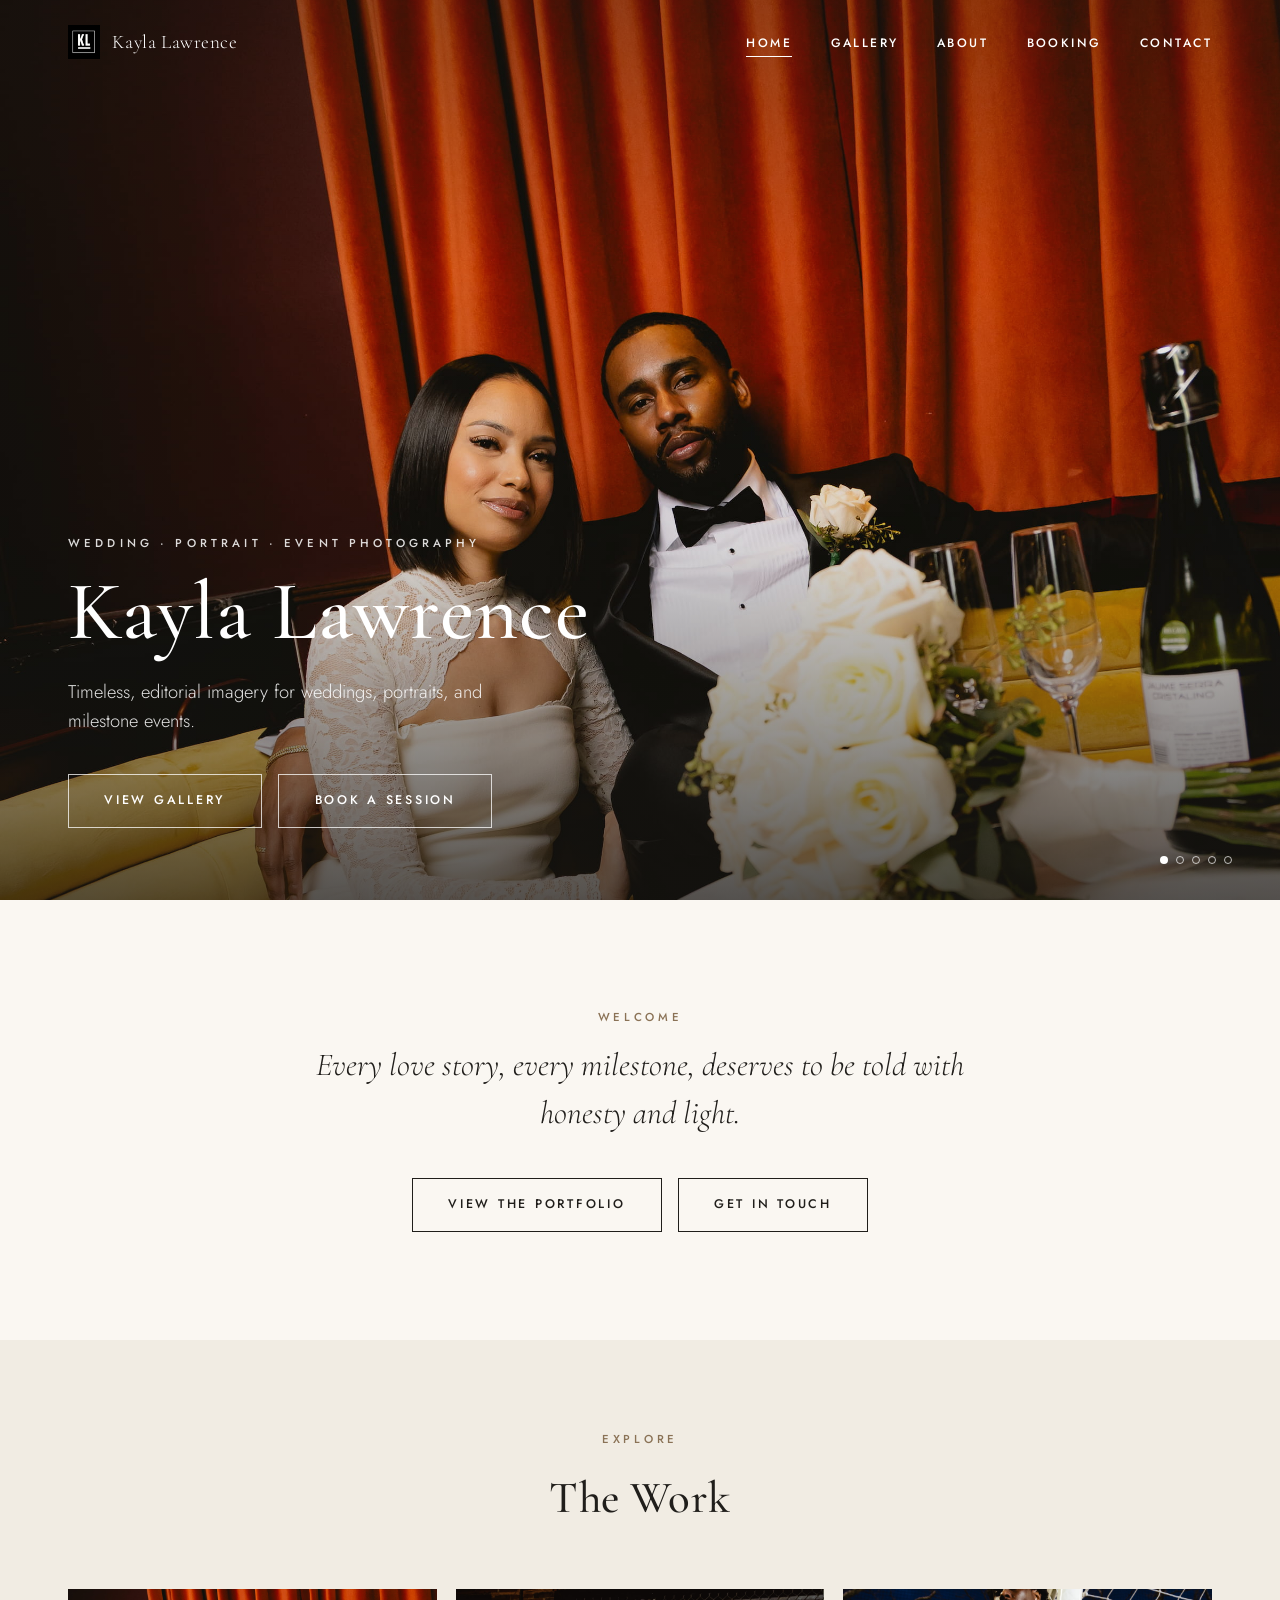
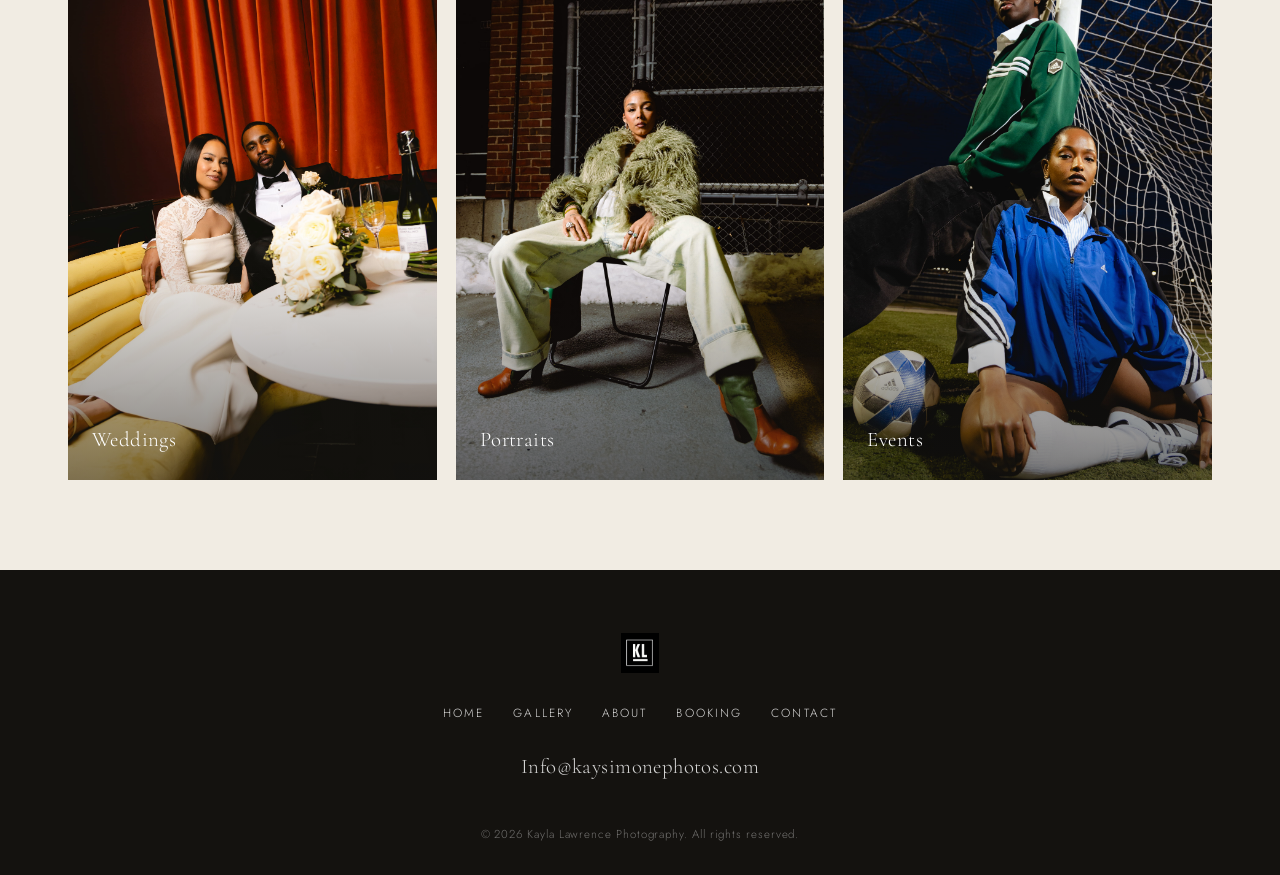
<file: index.html>
<!doctype html>
<html lang="en">
<head>
<meta charset="UTF-8">
<meta name="viewport" content="width=device-width, initial-scale=1">
<title>Kayla Lawrence Photography | Wedding, Portrait &amp; Event Photographer</title>
<meta name="description" content="Kayla Lawrence Photography — editorial wedding, portrait, and event photography. View the portfolio and book a session.">
<link rel="icon" href="images/logo/KL.png">
<link rel="preconnect" href="https://fonts.googleapis.com">
<link rel="preconnect" href="https://fonts.gstatic.com" crossorigin>
<link href="https://fonts.googleapis.com/css2?family=Cormorant+Garamond:ital,wght@0,400;0,500;0,600;1,500&family=Jost:wght@300;400;500;600&display=swap" rel="stylesheet">
<link rel="stylesheet" href="css/style.css">
</head>
<body class="has-transparent-nav">

<nav class="site-nav is-transparent" aria-label="Primary">
  <div class="container">
    <a href="index.html" class="nav-logo">
      <img src="images/logo/KL.png" alt="Kayla Lawrence Photography logo">
      <span class="nav-wordmark">Kayla Lawrence</span>
    </a>
    <ul class="nav-links">
      <li><a href="index.html" class="is-active">Home</a></li>
      <li><a href="gallery.html">Gallery</a></li>
      <li><a href="about.html">About</a></li>
      <li><a href="booking.html">Booking</a></li>
      <li><a href="contact.html">Contact</a></li>
    </ul>
    <button class="nav-toggle" aria-label="Open menu" aria-expanded="false">
      <span></span><span></span><span></span>
    </button>
  </div>
</nav>

<div class="mobile-menu">
  <a href="index.html">Home</a>
  <a href="gallery.html">Gallery</a>
  <a href="about.html">About</a>
  <a href="booking.html">Booking</a>
  <a href="contact.html">Contact</a>
  <a class="mobile-email" href="mailto:Info@kaysimonephotos.com">Info@kaysimonephotos.com</a>
</div>

<header class="hero">
  <div class="hero-slides">
    <div class="hero-slide is-active">
      <img src="images/portfolio/weddings/527A9559-3.jpg" alt="Bride and groom seated together at their wedding reception" fetchpriority="high">
    </div>
    <div class="hero-slide">
      <img src="images/portfolio/portraits/7Z6A9028-3.jpg" alt="Black and white studio portrait">
    </div>
    <div class="hero-slide">
      <img src="images/portfolio/weddings/527A8980.jpg" alt="Couple in formal attire seated together">
    </div>
    <div class="hero-slide">
      <img src="images/portfolio/portraits/527A6550.jpg" alt="Editorial portrait of a woman seated outdoors">
    </div>
    <div class="hero-slide">
      <img src="images/portfolio/portraits/527A4218.jpg" alt="Editorial portrait of two people on a sports field at night">
    </div>
  </div>
  <div class="hero-overlay"></div>
  <div class="hero-content">
    <span class="hero-eyebrow">Wedding &middot; Portrait &middot; Event Photography</span>
    <h1 class="hero-title">Kayla Lawrence</h1>
    <p class="hero-tagline">Timeless, editorial imagery for weddings, portraits, and milestone events.</p>
    <div class="hero-actions">
      <a href="gallery.html" class="btn btn-light">View Gallery</a>
      <a href="booking.html" class="btn btn-light">Book a Session</a>
    </div>
  </div>
  <div class="hero-dots">
    <button class="is-active" aria-label="Slide 1"></button>
    <button aria-label="Slide 2"></button>
    <button aria-label="Slide 3"></button>
    <button aria-label="Slide 4"></button>
    <button aria-label="Slide 5"></button>
  </div>
</header>

<main>

  <section class="intro-section">
    <div class="container">
      <span class="eyebrow">Welcome</span>
      <p class="intro-line">Every love story, every milestone, deserves to be told with honesty and light.</p>
      <div class="intro-actions">
        <a href="gallery.html" class="btn btn-dark">View the Portfolio</a>
        <a href="contact.html" class="btn btn-dark">Get in Touch</a>
      </div>
    </div>
  </section>

  <section class="section section-alt">
    <div class="container">
      <div class="section-heading">
        <span class="eyebrow">Explore</span>
        <h2>The Work</h2>
      </div>
      <div class="category-grid">
        <a href="gallery.html#weddings" class="category-card">
          <img src="images/portfolio/weddings/527A9559-3.jpg" alt="Weddings portfolio preview" loading="lazy">
          <span class="category-label">Weddings</span>
        </a>
        <a href="gallery.html#portraits" class="category-card">
          <img src="images/portfolio/portraits/527A6550.jpg" alt="Portraits portfolio preview" loading="lazy">
          <span class="category-label">Portraits</span>
        </a>
        <a href="gallery.html#events" class="category-card">
          <img src="images/portfolio/portraits/527A4218.jpg" alt="Events portfolio preview" loading="lazy">
          <span class="category-label">Events</span>
        </a>
      </div>
    </div>
  </section>

</main>

<footer class="site-footer">
  <div class="container footer-inner">
    <a href="index.html" class="footer-logo"><img src="images/logo/KL.png" alt="Kayla Lawrence Photography logo"></a>
    <ul class="footer-links">
      <li><a href="index.html">Home</a></li>
      <li><a href="gallery.html">Gallery</a></li>
      <li><a href="about.html">About</a></li>
      <li><a href="booking.html">Booking</a></li>
      <li><a href="contact.html">Contact</a></li>
    </ul>
    <p class="footer-email"><a href="mailto:Info@kaysimonephotos.com">Info@kaysimonephotos.com</a></p>
    <p class="footer-copy">&copy; 2026 Kayla Lawrence Photography. All rights reserved.</p>
  </div>
</footer>

<script src="js/main.js"></script>
</body>
</html>
</file>
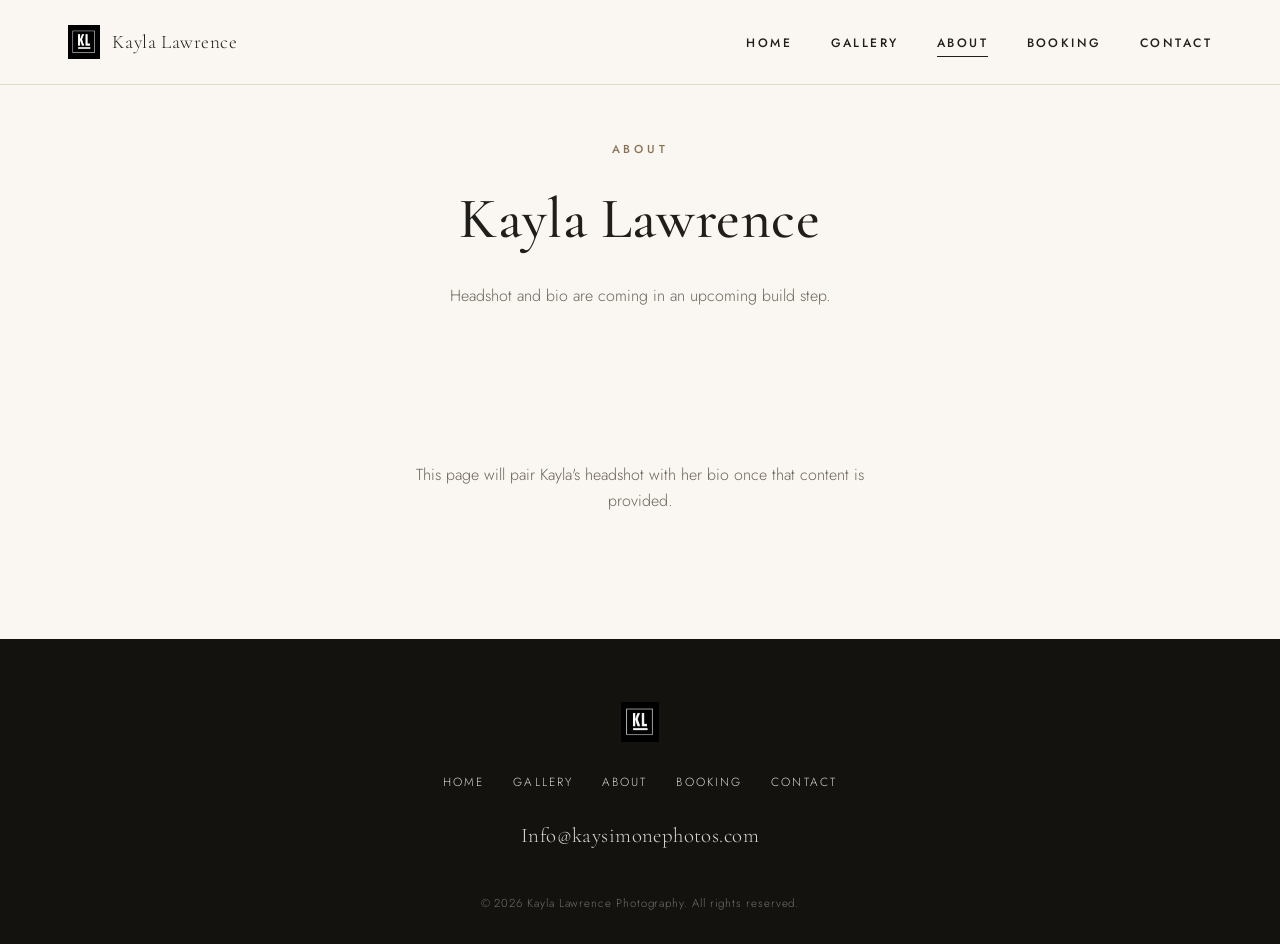
<file: about.html>
<!doctype html>
<html lang="en">
<head>
<meta charset="UTF-8">
<meta name="viewport" content="width=device-width, initial-scale=1">
<title>About | Kayla Lawrence Photography</title>
<meta name="description" content="Meet Kayla Lawrence — wedding, portrait, and event photographer.">
<link rel="icon" href="images/logo/KL.png">
<link rel="preconnect" href="https://fonts.googleapis.com">
<link rel="preconnect" href="https://fonts.gstatic.com" crossorigin>
<link href="https://fonts.googleapis.com/css2?family=Cormorant+Garamond:ital,wght@0,400;0,500;0,600;1,500&family=Jost:wght@300;400;500;600&display=swap" rel="stylesheet">
<link rel="stylesheet" href="css/style.css">
</head>
<body>

<nav class="site-nav" aria-label="Primary">
  <div class="container">
    <a href="index.html" class="nav-logo">
      <img src="images/logo/KL.png" alt="Kayla Lawrence Photography logo">
      <span class="nav-wordmark">Kayla Lawrence</span>
    </a>
    <ul class="nav-links">
      <li><a href="index.html">Home</a></li>
      <li><a href="gallery.html">Gallery</a></li>
      <li><a href="about.html" class="is-active">About</a></li>
      <li><a href="booking.html">Booking</a></li>
      <li><a href="contact.html">Contact</a></li>
    </ul>
    <button class="nav-toggle" aria-label="Open menu" aria-expanded="false">
      <span></span><span></span><span></span>
    </button>
  </div>
</nav>

<div class="mobile-menu">
  <a href="index.html">Home</a>
  <a href="gallery.html">Gallery</a>
  <a href="about.html">About</a>
  <a href="booking.html">Booking</a>
  <a href="contact.html">Contact</a>
  <a class="mobile-email" href="mailto:Info@kaysimonephotos.com">Info@kaysimonephotos.com</a>
</div>

<main>
  <header class="page-header">
    <div class="container">
      <span class="eyebrow">About</span>
      <h1>Kayla Lawrence</h1>
      <p>Headshot and bio are coming in an upcoming build step.</p>
    </div>
  </header>

  <section class="coming-soon">
    <div class="container">
      <p>This page will pair Kayla's headshot with her bio once that content is provided.</p>
    </div>
  </section>
</main>

<footer class="site-footer">
  <div class="container footer-inner">
    <a href="index.html" class="footer-logo"><img src="images/logo/KL.png" alt="Kayla Lawrence Photography logo"></a>
    <ul class="footer-links">
      <li><a href="index.html">Home</a></li>
      <li><a href="gallery.html">Gallery</a></li>
      <li><a href="about.html">About</a></li>
      <li><a href="booking.html">Booking</a></li>
      <li><a href="contact.html">Contact</a></li>
    </ul>
    <p class="footer-email"><a href="mailto:Info@kaysimonephotos.com">Info@kaysimonephotos.com</a></p>
    <p class="footer-copy">&copy; 2026 Kayla Lawrence Photography. All rights reserved.</p>
  </div>
</footer>

<script src="js/main.js"></script>
</body>
</html>
</file>
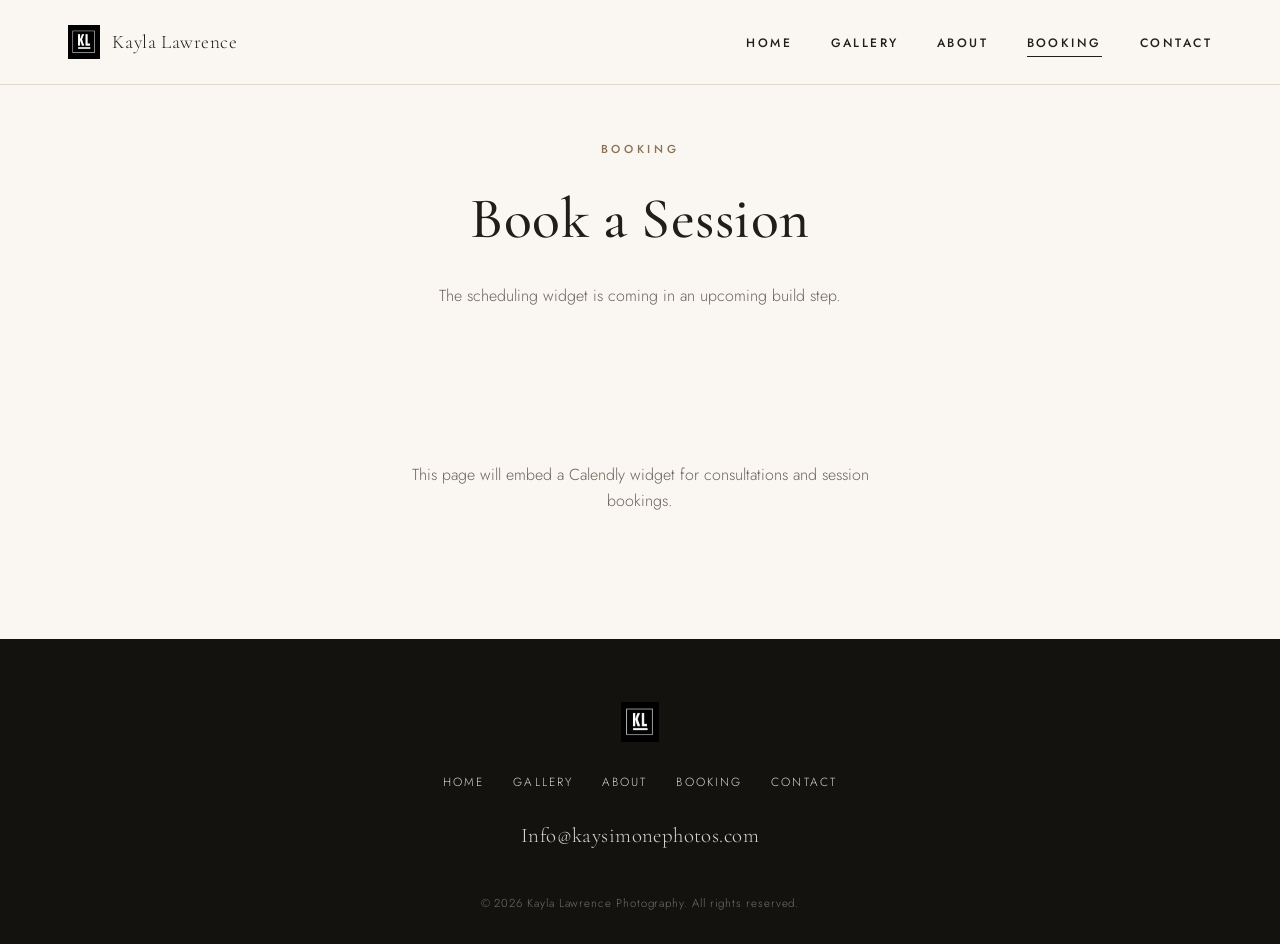
<file: booking.html>
<!doctype html>
<html lang="en">
<head>
<meta charset="UTF-8">
<meta name="viewport" content="width=device-width, initial-scale=1">
<title>Booking | Kayla Lawrence Photography</title>
<meta name="description" content="Book a consultation or session with Kayla Lawrence Photography.">
<link rel="icon" href="images/logo/KL.png">
<link rel="preconnect" href="https://fonts.googleapis.com">
<link rel="preconnect" href="https://fonts.gstatic.com" crossorigin>
<link href="https://fonts.googleapis.com/css2?family=Cormorant+Garamond:ital,wght@0,400;0,500;0,600;1,500&family=Jost:wght@300;400;500;600&display=swap" rel="stylesheet">
<link rel="stylesheet" href="css/style.css">
</head>
<body>

<nav class="site-nav" aria-label="Primary">
  <div class="container">
    <a href="index.html" class="nav-logo">
      <img src="images/logo/KL.png" alt="Kayla Lawrence Photography logo">
      <span class="nav-wordmark">Kayla Lawrence</span>
    </a>
    <ul class="nav-links">
      <li><a href="index.html">Home</a></li>
      <li><a href="gallery.html">Gallery</a></li>
      <li><a href="about.html">About</a></li>
      <li><a href="booking.html" class="is-active">Booking</a></li>
      <li><a href="contact.html">Contact</a></li>
    </ul>
    <button class="nav-toggle" aria-label="Open menu" aria-expanded="false">
      <span></span><span></span><span></span>
    </button>
  </div>
</nav>

<div class="mobile-menu">
  <a href="index.html">Home</a>
  <a href="gallery.html">Gallery</a>
  <a href="about.html">About</a>
  <a href="booking.html">Booking</a>
  <a href="contact.html">Contact</a>
  <a class="mobile-email" href="mailto:Info@kaysimonephotos.com">Info@kaysimonephotos.com</a>
</div>

<main>
  <header class="page-header">
    <div class="container">
      <span class="eyebrow">Booking</span>
      <h1>Book a Session</h1>
      <p>The scheduling widget is coming in an upcoming build step.</p>
    </div>
  </header>

  <section class="coming-soon">
    <div class="container">
      <p>This page will embed a Calendly widget for consultations and session bookings.</p>
    </div>
  </section>
</main>

<footer class="site-footer">
  <div class="container footer-inner">
    <a href="index.html" class="footer-logo"><img src="images/logo/KL.png" alt="Kayla Lawrence Photography logo"></a>
    <ul class="footer-links">
      <li><a href="index.html">Home</a></li>
      <li><a href="gallery.html">Gallery</a></li>
      <li><a href="about.html">About</a></li>
      <li><a href="booking.html">Booking</a></li>
      <li><a href="contact.html">Contact</a></li>
    </ul>
    <p class="footer-email"><a href="mailto:Info@kaysimonephotos.com">Info@kaysimonephotos.com</a></p>
    <p class="footer-copy">&copy; 2026 Kayla Lawrence Photography. All rights reserved.</p>
  </div>
</footer>

<script src="js/main.js"></script>
</body>
</html>
</file>
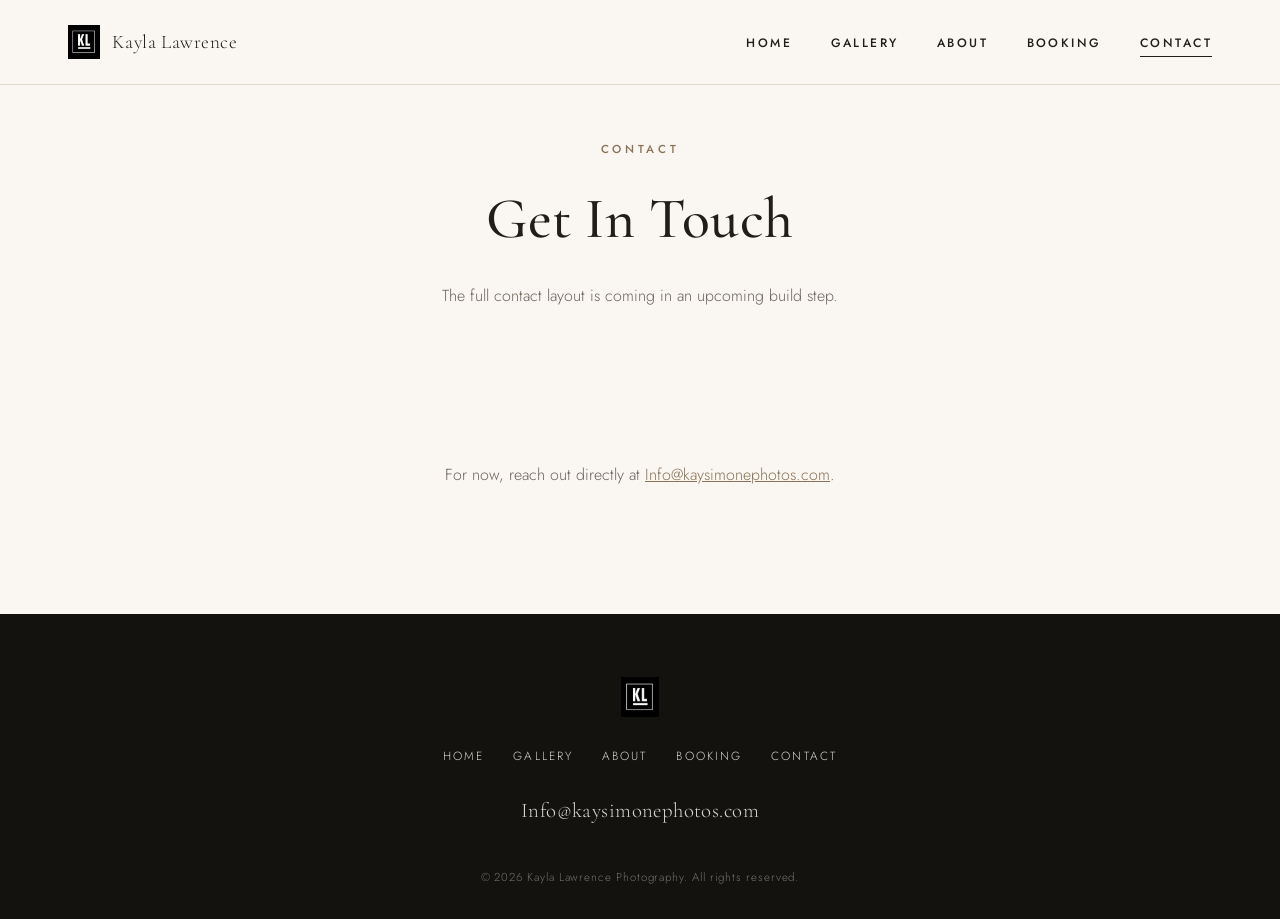
<file: contact.html>
<!doctype html>
<html lang="en">
<head>
<meta charset="UTF-8">
<meta name="viewport" content="width=device-width, initial-scale=1">
<title>Contact | Kayla Lawrence Photography</title>
<meta name="description" content="Get in touch with Kayla Lawrence Photography.">
<link rel="icon" href="images/logo/KL.png">
<link rel="preconnect" href="https://fonts.googleapis.com">
<link rel="preconnect" href="https://fonts.gstatic.com" crossorigin>
<link href="https://fonts.googleapis.com/css2?family=Cormorant+Garamond:ital,wght@0,400;0,500;0,600;1,500&family=Jost:wght@300;400;500;600&display=swap" rel="stylesheet">
<link rel="stylesheet" href="css/style.css">
</head>
<body>

<nav class="site-nav" aria-label="Primary">
  <div class="container">
    <a href="index.html" class="nav-logo">
      <img src="images/logo/KL.png" alt="Kayla Lawrence Photography logo">
      <span class="nav-wordmark">Kayla Lawrence</span>
    </a>
    <ul class="nav-links">
      <li><a href="index.html">Home</a></li>
      <li><a href="gallery.html">Gallery</a></li>
      <li><a href="about.html">About</a></li>
      <li><a href="booking.html">Booking</a></li>
      <li><a href="contact.html" class="is-active">Contact</a></li>
    </ul>
    <button class="nav-toggle" aria-label="Open menu" aria-expanded="false">
      <span></span><span></span><span></span>
    </button>
  </div>
</nav>

<div class="mobile-menu">
  <a href="index.html">Home</a>
  <a href="gallery.html">Gallery</a>
  <a href="about.html">About</a>
  <a href="booking.html">Booking</a>
  <a href="contact.html">Contact</a>
  <a class="mobile-email" href="mailto:Info@kaysimonephotos.com">Info@kaysimonephotos.com</a>
</div>

<main>
  <header class="page-header">
    <div class="container">
      <span class="eyebrow">Contact</span>
      <h1>Get In Touch</h1>
      <p>The full contact layout is coming in an upcoming build step.</p>
    </div>
  </header>

  <section class="coming-soon">
    <div class="container">
      <p>For now, reach out directly at
        <a href="mailto:Info@kaysimonephotos.com" style="color: var(--color-accent); text-decoration: underline;">Info@kaysimonephotos.com</a>.
      </p>
    </div>
  </section>
</main>

<footer class="site-footer">
  <div class="container footer-inner">
    <a href="index.html" class="footer-logo"><img src="images/logo/KL.png" alt="Kayla Lawrence Photography logo"></a>
    <ul class="footer-links">
      <li><a href="index.html">Home</a></li>
      <li><a href="gallery.html">Gallery</a></li>
      <li><a href="about.html">About</a></li>
      <li><a href="booking.html">Booking</a></li>
      <li><a href="contact.html">Contact</a></li>
    </ul>
    <p class="footer-email"><a href="mailto:Info@kaysimonephotos.com">Info@kaysimonephotos.com</a></p>
    <p class="footer-copy">&copy; 2026 Kayla Lawrence Photography. All rights reserved.</p>
  </div>
</footer>

<script src="js/main.js"></script>
</body>
</html>
</file>
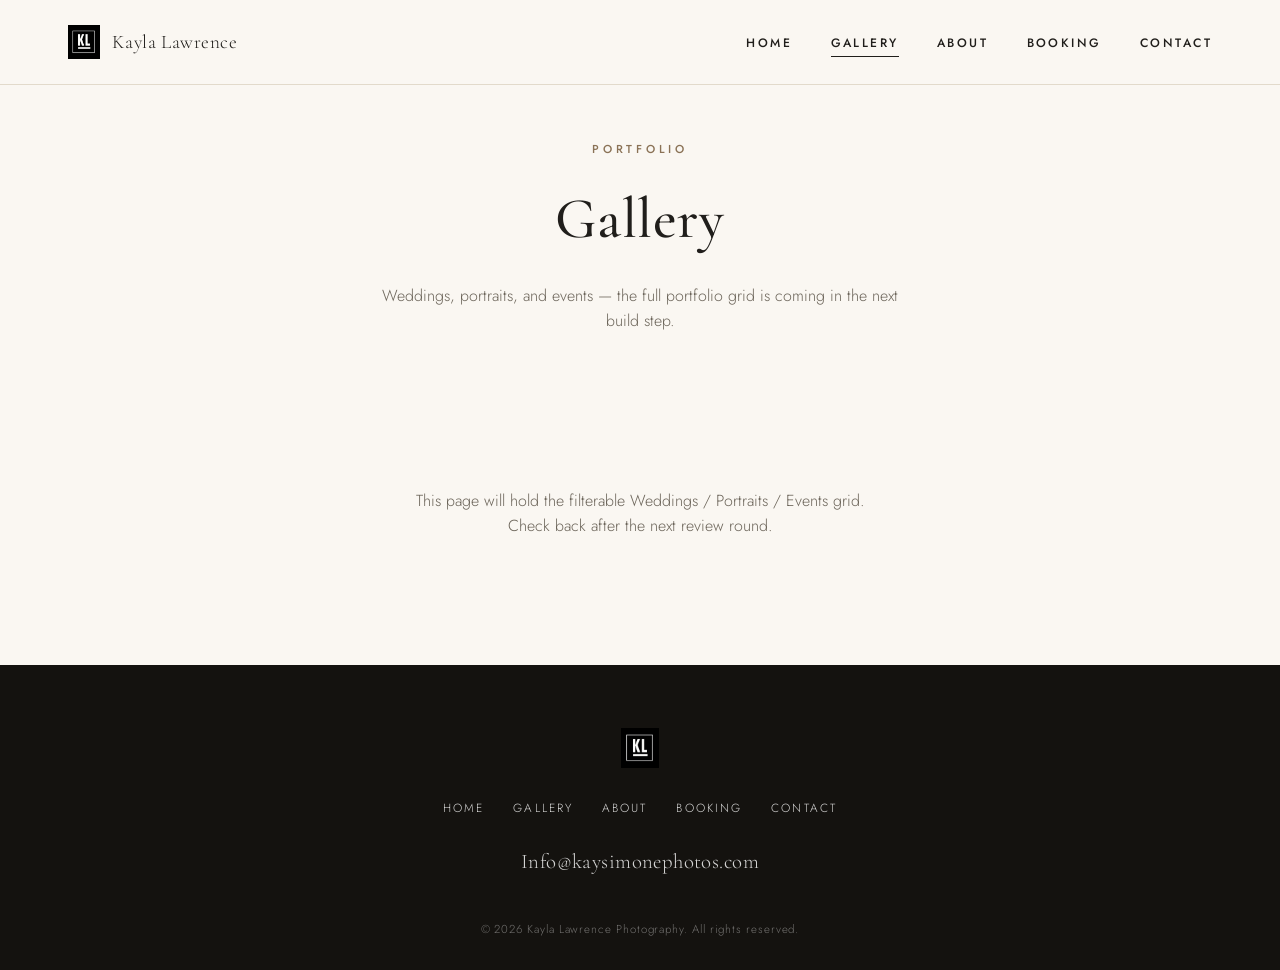
<file: gallery.html>
<!doctype html>
<html lang="en">
<head>
<meta charset="UTF-8">
<meta name="viewport" content="width=device-width, initial-scale=1">
<title>Gallery | Kayla Lawrence Photography</title>
<meta name="description" content="Browse the Kayla Lawrence Photography portfolio — weddings, portraits, and events.">
<link rel="icon" href="images/logo/KL.png">
<link rel="preconnect" href="https://fonts.googleapis.com">
<link rel="preconnect" href="https://fonts.gstatic.com" crossorigin>
<link href="https://fonts.googleapis.com/css2?family=Cormorant+Garamond:ital,wght@0,400;0,500;0,600;1,500&family=Jost:wght@300;400;500;600&display=swap" rel="stylesheet">
<link rel="stylesheet" href="css/style.css">
</head>
<body>

<nav class="site-nav" aria-label="Primary">
  <div class="container">
    <a href="index.html" class="nav-logo">
      <img src="images/logo/KL.png" alt="Kayla Lawrence Photography logo">
      <span class="nav-wordmark">Kayla Lawrence</span>
    </a>
    <ul class="nav-links">
      <li><a href="index.html">Home</a></li>
      <li><a href="gallery.html" class="is-active">Gallery</a></li>
      <li><a href="about.html">About</a></li>
      <li><a href="booking.html">Booking</a></li>
      <li><a href="contact.html">Contact</a></li>
    </ul>
    <button class="nav-toggle" aria-label="Open menu" aria-expanded="false">
      <span></span><span></span><span></span>
    </button>
  </div>
</nav>

<div class="mobile-menu">
  <a href="index.html">Home</a>
  <a href="gallery.html">Gallery</a>
  <a href="about.html">About</a>
  <a href="booking.html">Booking</a>
  <a href="contact.html">Contact</a>
  <a class="mobile-email" href="mailto:Info@kaysimonephotos.com">Info@kaysimonephotos.com</a>
</div>

<main>
  <header class="page-header">
    <div class="container">
      <span class="eyebrow">Portfolio</span>
      <h1>Gallery</h1>
      <p>Weddings, portraits, and events — the full portfolio grid is coming in the next build step.</p>
    </div>
  </header>

  <section class="coming-soon">
    <div class="container">
      <p>This page will hold the filterable Weddings / Portraits / Events grid. Check back after the next review round.</p>
    </div>
  </section>
</main>

<footer class="site-footer">
  <div class="container footer-inner">
    <a href="index.html" class="footer-logo"><img src="images/logo/KL.png" alt="Kayla Lawrence Photography logo"></a>
    <ul class="footer-links">
      <li><a href="index.html">Home</a></li>
      <li><a href="gallery.html">Gallery</a></li>
      <li><a href="about.html">About</a></li>
      <li><a href="booking.html">Booking</a></li>
      <li><a href="contact.html">Contact</a></li>
    </ul>
    <p class="footer-email"><a href="mailto:Info@kaysimonephotos.com">Info@kaysimonephotos.com</a></p>
    <p class="footer-copy">&copy; 2026 Kayla Lawrence Photography. All rights reserved.</p>
  </div>
</footer>

<script src="js/main.js"></script>
</body>
</html>
</file>
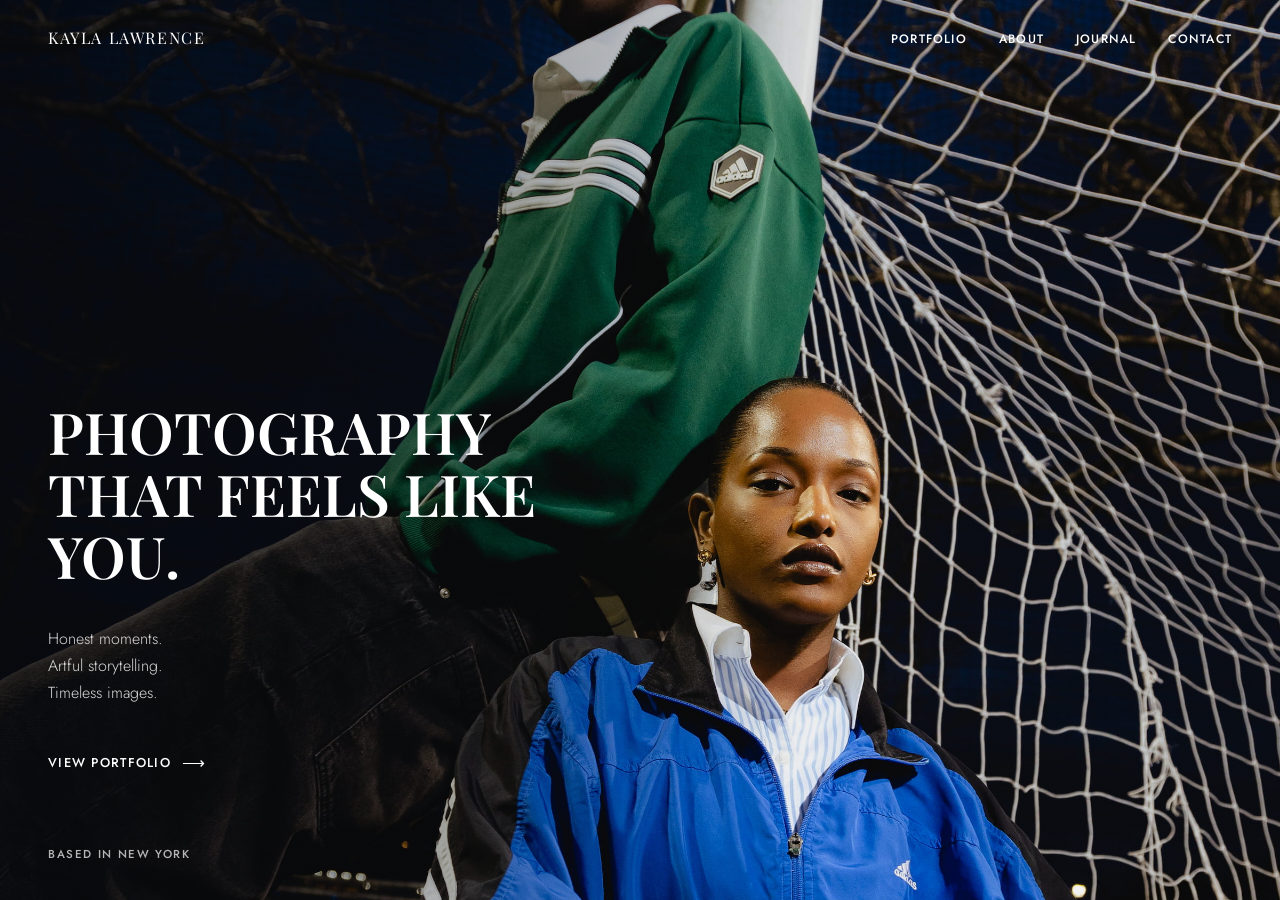
<file: concepts/d1-feels-like-you.html>
<!doctype html>
<html lang="en">
<head>
<meta charset="UTF-8">
<meta name="viewport" content="width=device-width, initial-scale=1">
<title>D1 — Feels Like You</title>
<link rel="preconnect" href="https://fonts.googleapis.com">
<link rel="preconnect" href="https://fonts.gstatic.com" crossorigin>
<link href="https://fonts.googleapis.com/css2?family=Playfair+Display:wght@500;600&family=Jost:wght@300;400;500&display=swap" rel="stylesheet">
<style>
  :root{--serif:'Playfair Display',serif;--sans:'Jost',sans-serif;}
  *{box-sizing:border-box;}
  body{margin:0;background:#000;color:#fff;font-family:var(--sans);font-weight:300;}
  img{max-width:100%;display:block;}
  a{color:inherit;text-decoration:none;}
  .container{max-width:1500px;margin:0 auto;padding:0 clamp(1.2rem,4vw,3rem);}
  .nav{position:absolute;top:0;left:0;right:0;z-index:2;padding:1.6rem 0;}
  .nav .container{display:flex;align-items:center;justify-content:space-between;}
  .wordmark{font-family:var(--serif);font-size:1rem;letter-spacing:.1em;text-transform:uppercase;}
  .nav-links{display:flex;gap:2rem;list-style:none;margin:0;padding:0;}
  .nav-links a{font-family:var(--sans);font-weight:500;font-size:.76rem;letter-spacing:.1em;text-transform:uppercase;}

  .hero{position:relative;height:100vh;min-height:640px;overflow:hidden;}
  .hero img{width:100%;height:100%;object-fit:cover;object-position:center 20%;}
  .hero-overlay{position:absolute;inset:0;background:linear-gradient(100deg,rgba(6,8,12,.75) 0%,rgba(6,8,12,.25) 45%,rgba(6,8,12,.05) 65%);}
  .hero-content{position:absolute;left:0;bottom:14%;z-index:2;max-width:640px;padding:0 clamp(1.2rem,4vw,3rem);}
  .hero-title{font-family:var(--serif);font-weight:600;font-size:clamp(2.4rem,5vw,3.6rem);line-height:1.08;text-transform:uppercase;}
  .hero-sub{margin-top:1.4rem;font-size:1rem;line-height:1.7;color:rgba(255,255,255,.85);}
  .hero-cta{display:inline-flex;align-items:center;gap:.7rem;margin-top:1.8rem;font-family:var(--sans);font-weight:500;font-size:.8rem;letter-spacing:.1em;text-transform:uppercase;}
  .hero-cta .arrow{font-size:1rem;}
  .hero-tag{position:absolute;left:0;bottom:2.4rem;z-index:2;padding:0 clamp(1.2rem,4vw,3rem);font-family:var(--sans);font-weight:500;font-size:.72rem;letter-spacing:.14em;text-transform:uppercase;color:rgba(255,255,255,.7);}

  @media (max-width:820px){
    .nav .container{flex-direction:column;align-items:flex-start;gap:.8rem;}
    .nav-links{gap:1.1rem;flex-wrap:wrap;}
    .hero-content{bottom:18%;}
    .hero-tag{bottom:1.6rem;}
  }
</style>
</head>
<body>

<nav class="nav"><div class="container">
  <a class="wordmark" href="../index.html">Kayla Lawrence</a>
  <ul class="nav-links">
    <li><a href="../gallery.html">Portfolio</a></li>
    <li><a href="../about.html">About</a></li>
    <li><a href="#">Journal</a></li>
    <li><a href="../contact.html">Contact</a></li>
  </ul>
</div></nav>

<header class="hero">
  <img src="../images/portfolio/portraits/527A4218.jpg" alt="Editorial portrait of two people on a sports field at night">
  <div class="hero-overlay"></div>
  <div class="hero-content">
    <h1 class="hero-title">Photography that feels like you.</h1>
    <p class="hero-sub">Honest moments.<br>Artful storytelling.<br>Timeless images.</p>
    <a class="hero-cta" href="../gallery.html">View Portfolio <span class="arrow">&#10230;</span></a>
  </div>
  <div class="hero-tag">Based in New York</div>
</header>

</body>
</html>
</file>
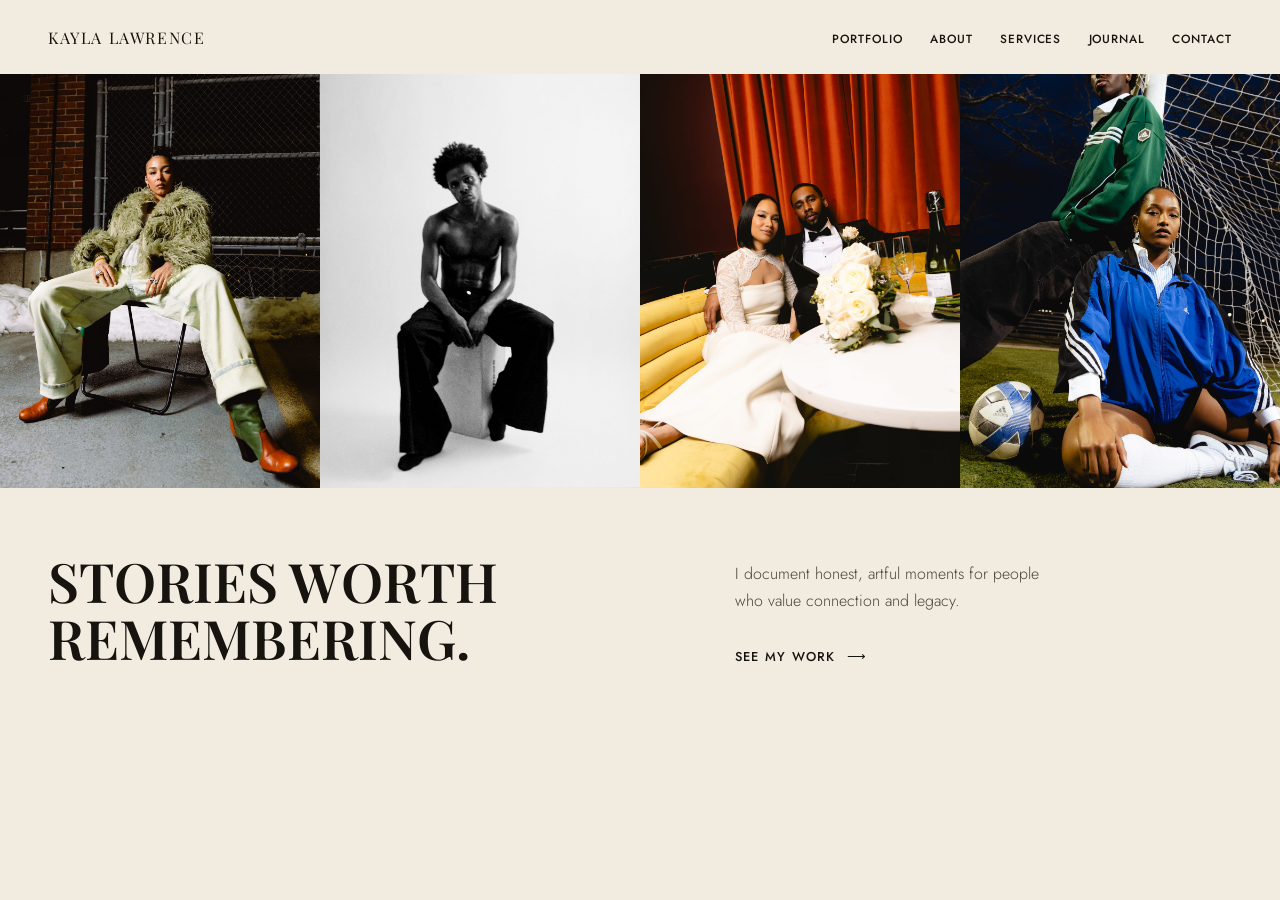
<file: concepts/d2-stories-worth-remembering.html>
<!doctype html>
<html lang="en">
<head>
<meta charset="UTF-8">
<meta name="viewport" content="width=device-width, initial-scale=1">
<title>D2 — Stories Worth Remembering</title>
<link rel="preconnect" href="https://fonts.googleapis.com">
<link rel="preconnect" href="https://fonts.gstatic.com" crossorigin>
<link href="https://fonts.googleapis.com/css2?family=Playfair+Display:wght@500;600&family=Jost:wght@300;400;500&display=swap" rel="stylesheet">
<style>
  :root{--serif:'Playfair Display',serif;--sans:'Jost',sans-serif;--ink:#171410;--cream:#f2ece0;}
  *{box-sizing:border-box;}
  body{margin:0;background:var(--cream);color:var(--ink);font-family:var(--sans);font-weight:300;}
  img{max-width:100%;display:block;}
  a{color:inherit;text-decoration:none;}
  .container{max-width:1500px;margin:0 auto;padding:0 clamp(1.2rem,4vw,3rem);}
  .nav{padding:1.6rem 0;}
  .nav .container{display:flex;align-items:center;justify-content:space-between;}
  .wordmark{font-family:var(--serif);font-size:1rem;letter-spacing:.1em;text-transform:uppercase;}
  .nav-links{display:flex;gap:1.7rem;list-style:none;margin:0;padding:0;}
  .nav-links a{font-family:var(--sans);font-weight:500;font-size:.74rem;letter-spacing:.08em;text-transform:uppercase;}

  .strip{display:flex;height:46vh;min-height:320px;}
  .strip a{flex:1;overflow:hidden;position:relative;}
  .strip img{width:100%;height:100%;object-fit:cover;}

  .row{display:grid;grid-template-columns:1.3fr 1fr;gap:2.5rem;align-items:end;padding:3.5rem 0 5rem;}
  .row h2{font-family:var(--serif);font-weight:600;font-size:clamp(2.2rem,4.5vw,3.4rem);line-height:1.05;text-transform:uppercase;margin:0;}
  .row-text p{font-size:1rem;line-height:1.7;color:#4a4438;max-width:36ch;}
  .row-cta{display:inline-flex;align-items:center;gap:.7rem;margin-top:1rem;font-family:var(--sans);font-weight:500;font-size:.8rem;letter-spacing:.1em;text-transform:uppercase;}

  @media (max-width:820px){
    .strip{flex-direction:column;height:auto;}
    .strip a{aspect-ratio:4/5;}
    .row{grid-template-columns:1fr;gap:1.5rem;padding:3rem 0;}
    .nav .container{flex-direction:column;gap:.9rem;}
    .nav-links{gap:1rem;flex-wrap:wrap;justify-content:center;}
  }
</style>
</head>
<body>

<nav class="nav"><div class="container">
  <a class="wordmark" href="../index.html">Kayla Lawrence</a>
  <ul class="nav-links">
    <li><a href="../gallery.html">Portfolio</a></li>
    <li><a href="../about.html">About</a></li>
    <li><a href="#">Services</a></li>
    <li><a href="#">Journal</a></li>
    <li><a href="../contact.html">Contact</a></li>
  </ul>
</div></nav>

<div class="strip">
  <a href="../gallery.html"><img src="../images/portfolio/portraits/527A6550.jpg" alt="Editorial portrait"></a>
  <a href="../gallery.html"><img src="../images/portfolio/portraits/7Z6A9028-3.jpg" alt="Studio portrait"></a>
  <a href="../gallery.html"><img src="../images/portfolio/weddings/527A9559-3.jpg" alt="Wedding portrait"></a>
  <a href="../gallery.html"><img src="../images/portfolio/portraits/527A4218.jpg" alt="Editorial portrait, two people"></a>
</div>

<div class="container">
  <div class="row">
    <h2>Stories worth remembering.</h2>
    <div class="row-text">
      <p>I document honest, artful moments for people who value connection and legacy.</p>
      <a class="row-cta" href="../gallery.html">See My Work <span>&#10230;</span></a>
    </div>
  </div>
</div>

</body>
</html>
</file>
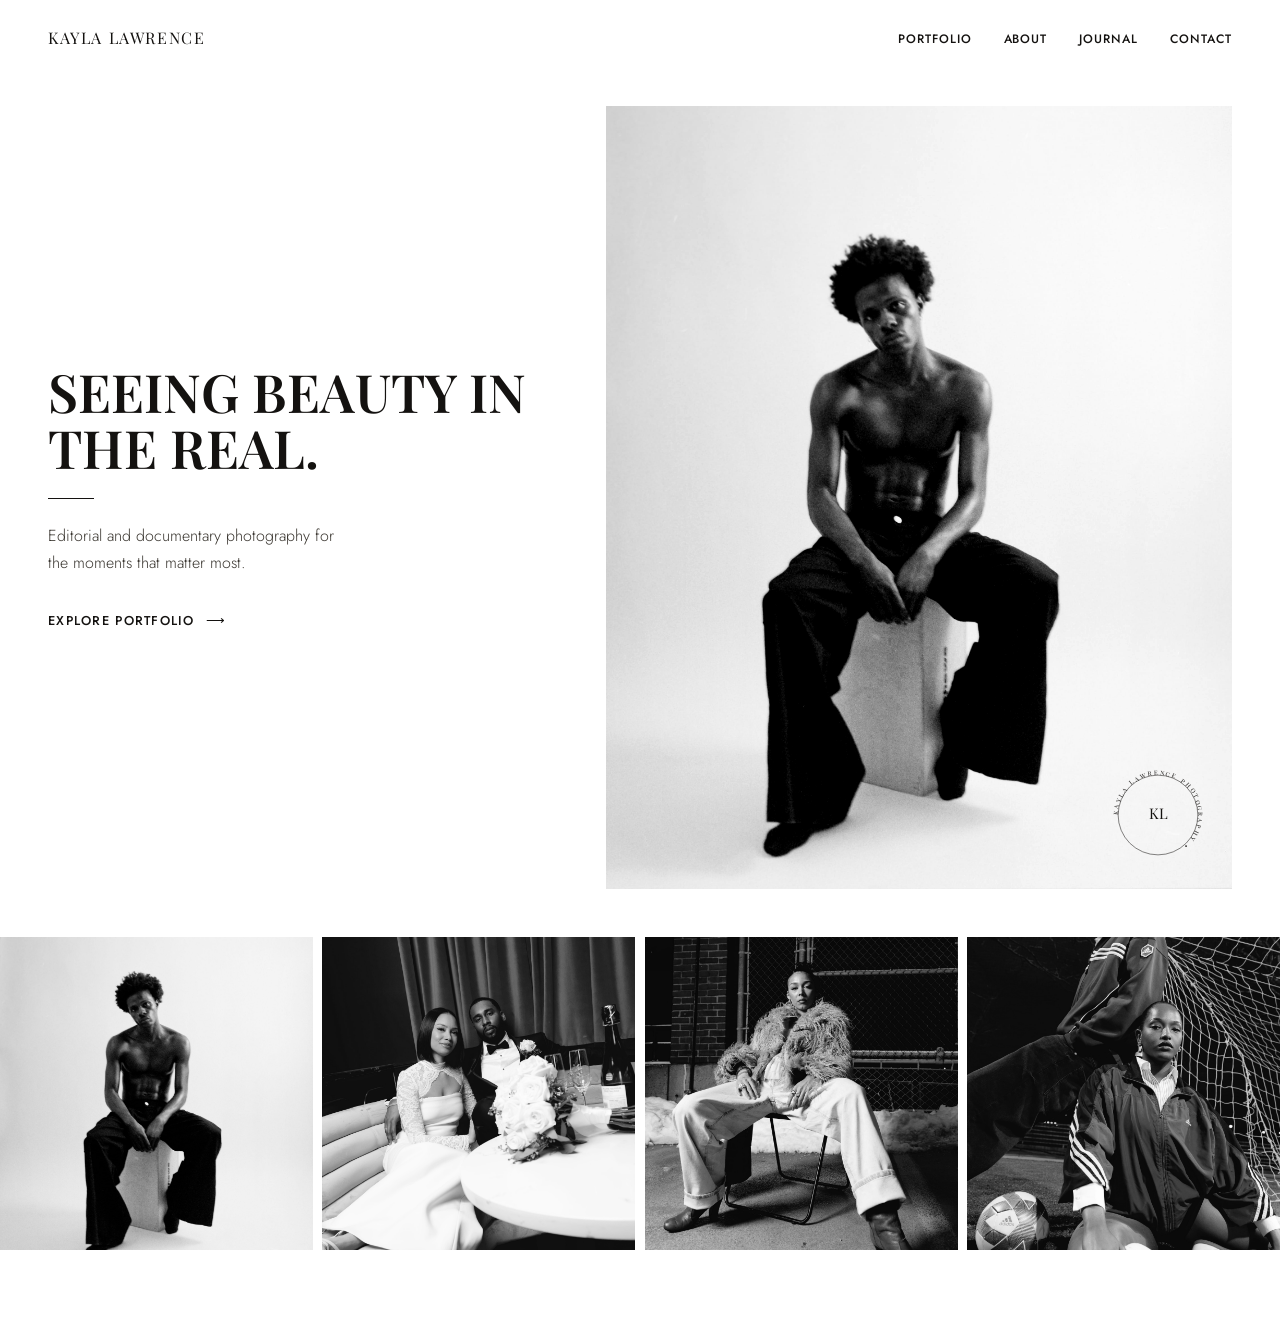
<file: concepts/d3-seeing-beauty-in-the-real.html>
<!doctype html>
<html lang="en">
<head>
<meta charset="UTF-8">
<meta name="viewport" content="width=device-width, initial-scale=1">
<title>D3 — Seeing Beauty in the Real</title>
<link rel="preconnect" href="https://fonts.googleapis.com">
<link rel="preconnect" href="https://fonts.gstatic.com" crossorigin>
<link href="https://fonts.googleapis.com/css2?family=Playfair+Display:wght@500;600&family=Jost:wght@300;400;500&display=swap" rel="stylesheet">
<style>
  :root{--serif:'Playfair Display',serif;--sans:'Jost',sans-serif;--ink:#141210;}
  *{box-sizing:border-box;}
  body{margin:0;background:#fff;color:var(--ink);font-family:var(--sans);font-weight:300;}
  img{max-width:100%;display:block;}
  a{color:inherit;text-decoration:none;}
  .container{max-width:1500px;margin:0 auto;padding:0 clamp(1.2rem,4vw,3rem);}
  .nav{padding:1.6rem 0;}
  .nav .container{display:flex;align-items:center;justify-content:space-between;}
  .wordmark{font-family:var(--serif);font-size:1rem;letter-spacing:.1em;text-transform:uppercase;}
  .nav-links{display:flex;gap:2rem;list-style:none;margin:0;padding:0;}
  .nav-links a{font-family:var(--sans);font-weight:500;font-size:.76rem;letter-spacing:.08em;text-transform:uppercase;}

  .hero-row{display:grid;grid-template-columns:.95fr 1.15fr;gap:2.5rem;align-items:center;padding:2rem 0 3rem;}
  .hero-row h1{font-family:var(--serif);font-weight:600;font-size:clamp(2.2rem,4.5vw,3.3rem);line-height:1.06;text-transform:uppercase;margin:0;}
  .hr{width:46px;height:1px;background:var(--ink);margin:1.4rem 0;}
  .hero-row p{font-size:1rem;line-height:1.7;max-width:34ch;color:#3a3630;}
  .hero-cta{display:inline-flex;align-items:center;gap:.7rem;margin-top:1.2rem;font-family:var(--sans);font-weight:500;font-size:.8rem;letter-spacing:.1em;text-transform:uppercase;}

  .hero-img{position:relative;aspect-ratio:4/5;overflow:hidden;background:#eee;}
  .hero-img img{width:100%;height:100%;object-fit:cover;object-position:center 15%;filter:grayscale(1) contrast(1.05);}
  .badge{position:absolute;right:1.4rem;bottom:1.4rem;width:104px;height:104px;}

  .strip{display:grid;grid-template-columns:repeat(4,1fr);gap:.6rem;padding-bottom:5rem;}
  .strip a{aspect-ratio:1/1;overflow:hidden;display:block;}
  .strip img{width:100%;height:100%;object-fit:cover;filter:grayscale(1);}

  @media (max-width:820px){
    .hero-row{grid-template-columns:1fr;padding:1rem 0 2rem;}
    .strip{grid-template-columns:repeat(2,1fr);}
    .nav .container{flex-direction:column;gap:.9rem;}
    .nav-links{gap:1.2rem;flex-wrap:wrap;justify-content:center;}
  }
</style>
</head>
<body>

<nav class="nav"><div class="container">
  <a class="wordmark" href="../index.html">Kayla Lawrence</a>
  <ul class="nav-links">
    <li><a href="../gallery.html">Portfolio</a></li>
    <li><a href="../about.html">About</a></li>
    <li><a href="#">Journal</a></li>
    <li><a href="../contact.html">Contact</a></li>
  </ul>
</div></nav>

<div class="container">
  <div class="hero-row">
    <div>
      <h1>Seeing beauty in the real.</h1>
      <div class="hr"></div>
      <p>Editorial and documentary photography for the moments that matter most.</p>
      <a class="hero-cta" href="../gallery.html">Explore Portfolio <span>&#10230;</span></a>
    </div>
    <div class="hero-img">
      <img src="../images/portfolio/portraits/7Z6A9028-3.jpg" alt="Studio portrait, black and white">
      <svg class="badge" viewBox="0 0 120 120">
        <defs><path id="circ" d="M60,60 m-46,0 a46,46 0 1,1 92,0 a46,46 0 1,1 -92,0"/></defs>
        <circle cx="60" cy="60" r="46" fill="none" stroke="#141210" stroke-width=".6"/>
        <text font-family="Playfair Display, serif" font-size="7" letter-spacing="2.2" fill="#141210"><textPath href="#circ">KAYLA LAWRENCE PHOTOGRAPHY &bull; </textPath></text>
        <text x="60" y="65" text-anchor="middle" font-size="17" fill="#141210" font-family="Playfair Display, serif">KL</text>
      </svg>
    </div>
  </div>
</div>

<div class="strip">
  <a href="../gallery.html"><img src="../images/portfolio/portraits/7Z6A9028-3.jpg" alt="Studio portrait"></a>
  <a href="../gallery.html"><img src="../images/portfolio/weddings/527A9559-3.jpg" alt="Wedding portrait"></a>
  <a href="../gallery.html"><img src="../images/portfolio/portraits/527A6550.jpg" alt="Editorial portrait"></a>
  <a href="../gallery.html"><img src="../images/portfolio/portraits/527A4218.jpg" alt="Editorial portrait, two people"></a>
</div>

</body>
</html>
</file>
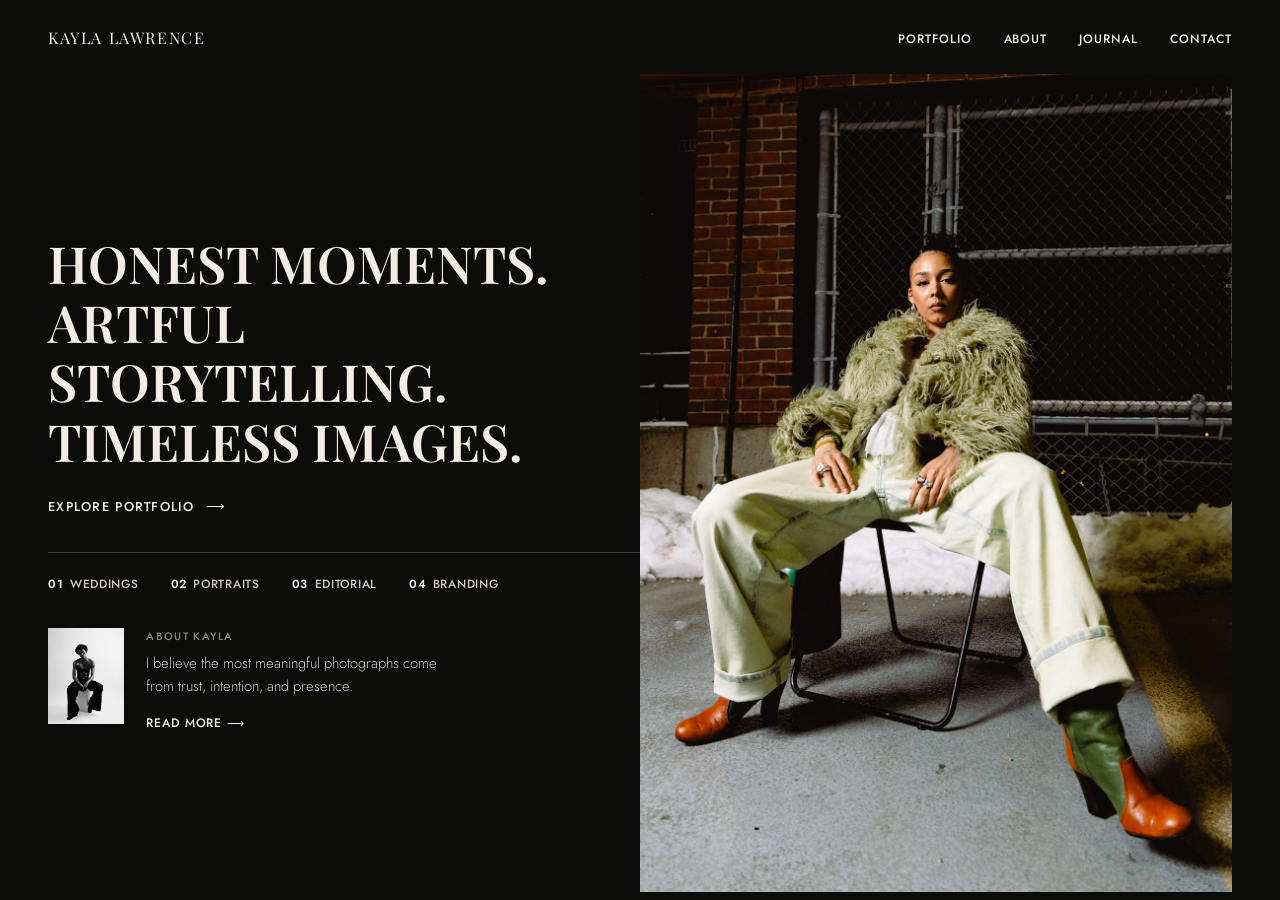
<file: concepts/d4-honest-moments.html>
<!doctype html>
<html lang="en">
<head>
<meta charset="UTF-8">
<meta name="viewport" content="width=device-width, initial-scale=1">
<title>D4 — Honest Moments</title>
<link rel="preconnect" href="https://fonts.googleapis.com">
<link rel="preconnect" href="https://fonts.gstatic.com" crossorigin>
<link href="https://fonts.googleapis.com/css2?family=Playfair+Display:wght@500;600&family=Jost:wght@300;400;500&display=swap" rel="stylesheet">
<style>
  :root{--serif:'Playfair Display',serif;--sans:'Jost',sans-serif;--paper:#f2ede4;}
  *{box-sizing:border-box;}
  body{margin:0;background:#0b0b0a;color:var(--paper);font-family:var(--sans);font-weight:300;}
  img{max-width:100%;display:block;}
  a{color:inherit;text-decoration:none;}
  .container{max-width:1500px;margin:0 auto;padding:0 clamp(1.2rem,4vw,3rem);}
  .nav{padding:1.6rem 0;}
  .nav .container{display:flex;align-items:center;justify-content:space-between;}
  .wordmark{font-family:var(--serif);font-size:1rem;letter-spacing:.1em;text-transform:uppercase;}
  .nav-links{display:flex;gap:2rem;list-style:none;margin:0;padding:0;}
  .nav-links a{font-family:var(--sans);font-weight:500;font-size:.76rem;letter-spacing:.08em;text-transform:uppercase;}

  .split{display:grid;grid-template-columns:1fr 1fr;min-height:82vh;}
  .split-text{display:flex;flex-direction:column;justify-content:center;gap:2.2rem;padding:2rem 0;}
  .split-text h1{font-family:var(--serif);font-weight:600;font-size:clamp(2.2rem,4.3vw,3.2rem);line-height:1.16;text-transform:uppercase;margin:0;}
  .hero-cta{display:inline-flex;align-items:center;gap:.7rem;font-family:var(--sans);font-weight:500;font-size:.8rem;letter-spacing:.1em;text-transform:uppercase;width:fit-content;}

  .cats{display:flex;gap:2rem;border-top:1px solid rgba(242,237,228,.2);padding-top:1.4rem;flex-wrap:wrap;}
  .cats a{font-family:var(--sans);font-weight:500;font-size:.74rem;letter-spacing:.06em;text-transform:uppercase;color:rgba(242,237,228,.85);}
  .cats a b{color:var(--paper);margin-right:.4rem;font-weight:600;}

  .about-row{display:flex;gap:1.4rem;align-items:flex-start;max-width:420px;}
  .about-row img{width:76px;height:96px;object-fit:cover;filter:grayscale(1);flex-shrink:0;}
  .about-row .label{font-family:var(--sans);font-weight:500;font-size:.68rem;letter-spacing:.12em;text-transform:uppercase;color:rgba(242,237,228,.55);margin-bottom:.5rem;}
  .about-row p{font-size:.92rem;line-height:1.6;color:rgba(242,237,228,.85);margin:0 0 .7rem;}
  .about-row a{font-family:var(--sans);font-weight:500;font-size:.76rem;letter-spacing:.06em;text-transform:uppercase;}

  .split-img{overflow:hidden;}
  .split-img img{width:100%;height:100%;object-fit:cover;object-position:center 20%;}

  @media (max-width:860px){
    .split{grid-template-columns:1fr;}
    .split-img{aspect-ratio:4/5;order:-1;}
    .nav .container{flex-direction:column;gap:.9rem;}
    .nav-links{gap:1.1rem;flex-wrap:wrap;justify-content:center;}
    .cats{gap:1.2rem 1.6rem;}
  }
</style>
</head>
<body>

<nav class="nav"><div class="container">
  <a class="wordmark" href="../index.html">Kayla Lawrence</a>
  <ul class="nav-links">
    <li><a href="../gallery.html">Portfolio</a></li>
    <li><a href="../about.html">About</a></li>
    <li><a href="#">Journal</a></li>
    <li><a href="../contact.html">Contact</a></li>
  </ul>
</div></nav>

<div class="container">
  <div class="split">
    <div class="split-text">
      <div>
        <h1>Honest moments.<br>Artful storytelling.<br>Timeless images.</h1>
        <a class="hero-cta" href="../gallery.html" style="margin-top:1.6rem;">Explore Portfolio <span>&#10230;</span></a>
      </div>
      <div class="cats">
        <a href="../gallery.html#weddings"><b>01</b>Weddings</a>
        <a href="../gallery.html#portraits"><b>02</b>Portraits</a>
        <a href="#"><b>03</b>Editorial</a>
        <a href="#"><b>04</b>Branding</a>
      </div>
      <div class="about-row">
        <img src="../images/portfolio/portraits/7Z6A9028-3.jpg" alt="Studio portrait">
        <div>
          <div class="label">About Kayla</div>
          <p>I believe the most meaningful photographs come from trust, intention, and presence.</p>
          <a href="../about.html">Read More <span>&#10230;</span></a>
        </div>
      </div>
    </div>
    <div class="split-img">
      <img src="../images/portfolio/portraits/527A6550.jpg" alt="Editorial portrait">
    </div>
  </div>
</div>

</body>
</html>
</file>
<file: css/style.css>
/* ==========================================================================
   Kayla Lawrence Photography — shared stylesheet
   ========================================================================== */

:root {
  --color-bg: #faf7f2;
  --color-bg-alt: #f1ece3;
  --color-ink: #201e1b;
  --color-ink-soft: #6b6459;
  --color-line: #e2dacb;
  --color-accent: #8a7256;
  --color-dark: #14120f;
  --color-dark-soft: rgba(20, 18, 15, 0.55);

  --font-display: "Cormorant Garamond", Georgia, serif;
  --font-body: "Jost", "Helvetica Neue", Arial, sans-serif;

  --nav-height: 84px;
  --container-width: 1240px;
}

* {
  box-sizing: border-box;
}

html {
  scroll-behavior: smooth;
}

body {
  margin: 0;
  background: var(--color-bg);
  color: var(--color-ink);
  font-family: var(--font-body);
  font-weight: 300;
  line-height: 1.6;
  -webkit-font-smoothing: antialiased;
}

img {
  max-width: 100%;
  display: block;
}

a {
  color: inherit;
  text-decoration: none;
}

h1, h2, h3, h4 {
  font-family: var(--font-display);
  font-weight: 500;
  margin: 0;
  letter-spacing: 0.01em;
}

p {
  margin: 0;
}

.container {
  width: 100%;
  max-width: var(--container-width);
  margin: 0 auto;
  padding: 0 clamp(1.25rem, 4vw, 3rem);
}

.eyebrow {
  display: block;
  font-family: var(--font-body);
  font-size: 0.72rem;
  font-weight: 500;
  letter-spacing: 0.32em;
  text-transform: uppercase;
  color: var(--color-accent);
  margin-bottom: 0.9rem;
}

.btn {
  display: inline-block;
  font-family: var(--font-body);
  font-size: 0.78rem;
  font-weight: 500;
  letter-spacing: 0.22em;
  text-transform: uppercase;
  padding: 1rem 2.2rem;
  border: 1px solid currentColor;
  transition: background 0.35s ease, color 0.35s ease, border-color 0.35s ease;
}

.btn-light {
  color: #fff;
  border-color: rgba(255, 255, 255, 0.75);
}
.btn-light:hover {
  background: #fff;
  color: var(--color-dark);
}

.btn-dark {
  color: var(--color-ink);
  border-color: var(--color-ink);
}
.btn-dark:hover {
  background: var(--color-ink);
  color: var(--color-bg);
}

/* ---------------------------------- Nav ---------------------------------- */

.site-nav {
  position: fixed;
  top: 0;
  left: 0;
  right: 0;
  z-index: 100;
  height: var(--nav-height);
  display: flex;
  align-items: center;
  transition: background 0.4s ease, box-shadow 0.4s ease, height 0.4s ease;
}

.site-nav .container {
  display: flex;
  align-items: center;
  justify-content: space-between;
  width: 100%;
}

.site-nav.is-solid,
body:not(.has-transparent-nav) .site-nav {
  background: rgba(250, 247, 242, 0.94);
  backdrop-filter: blur(6px);
  box-shadow: 0 1px 0 var(--color-line);
}

.nav-logo {
  display: flex;
  align-items: center;
  gap: 0.75rem;
}

.nav-logo img {
  height: 34px;
  width: auto;
}

.nav-wordmark {
  font-family: var(--font-display);
  font-size: 1.2rem;
  letter-spacing: 0.03em;
  color: inherit;
  white-space: nowrap;
}

.nav-links {
  display: flex;
  align-items: center;
  gap: 2.4rem;
  list-style: none;
  margin: 0;
  padding: 0;
}

.nav-links a {
  font-size: 0.76rem;
  font-weight: 500;
  letter-spacing: 0.2em;
  text-transform: uppercase;
  padding-bottom: 4px;
  border-bottom: 1px solid transparent;
  transition: border-color 0.3s ease, opacity 0.3s ease;
}

.nav-links a:hover,
.nav-links a.is-active {
  border-color: currentColor;
}

.site-nav.is-transparent {
  background: transparent;
  box-shadow: none;
  color: #fff;
}

.site-nav.is-transparent.is-solid {
  background: rgba(250, 247, 242, 0.94);
  backdrop-filter: blur(6px);
  box-shadow: 0 1px 0 var(--color-line);
  color: var(--color-ink);
}

.nav-toggle {
  display: none;
  flex-direction: column;
  justify-content: center;
  gap: 5px;
  width: 30px;
  height: 30px;
  background: none;
  border: none;
  cursor: pointer;
  padding: 0;
  z-index: 210;
}

.nav-toggle span {
  display: block;
  height: 1px;
  width: 100%;
  background: currentColor;
  transition: transform 0.3s ease, opacity 0.3s ease;
}

.mobile-menu {
  position: fixed;
  inset: 0;
  background: var(--color-dark);
  color: #fff;
  z-index: 200;
  display: flex;
  flex-direction: column;
  align-items: center;
  justify-content: center;
  gap: 2.2rem;
  opacity: 0;
  visibility: hidden;
  transform: translateY(-8px);
  transition: opacity 0.35s ease, transform 0.35s ease, visibility 0.35s;
}

.mobile-menu.is-open {
  opacity: 1;
  visibility: visible;
  transform: translateY(0);
}

.mobile-menu a {
  font-family: var(--font-display);
  font-size: 1.8rem;
  letter-spacing: 0.03em;
}

.mobile-menu .mobile-email {
  font-family: var(--font-body);
  font-size: 0.78rem;
  letter-spacing: 0.18em;
  text-transform: uppercase;
  color: var(--color-accent);
}

@media (max-width: 860px) {
  .nav-links {
    display: none;
  }
  .nav-toggle {
    display: flex;
  }
}

body.menu-open {
  overflow: hidden;
}

/* --------------------------------- Hero ---------------------------------- */

.hero {
  position: relative;
  height: 100svh;
  min-height: 560px;
  width: 100%;
  overflow: hidden;
  background: var(--color-dark);
  color: #fff;
}

.hero-slides {
  position: absolute;
  inset: 0;
}

.hero-slide {
  position: absolute;
  inset: 0;
  opacity: 0;
  transition: opacity 1.6s ease;
}

.hero-slide.is-active {
  opacity: 1;
}

.hero-slide img {
  width: 100%;
  height: 100%;
  object-fit: cover;
  object-position: center 22%;
  transform: scale(1.06);
  transition: transform 7s ease;
}

.hero-slide.is-active img {
  transform: scale(1);
}

.hero-overlay {
  position: absolute;
  inset: 0;
  background: linear-gradient(
    180deg,
    rgba(20, 18, 15, 0.35) 0%,
    rgba(20, 18, 15, 0.08) 30%,
    rgba(20, 18, 15, 0.15) 60%,
    rgba(20, 18, 15, 0.72) 100%
  );
}

.hero-content {
  position: relative;
  z-index: 2;
  height: 100%;
  display: flex;
  flex-direction: column;
  justify-content: flex-end;
  padding: 0 clamp(1.25rem, 4vw, 3rem) clamp(3rem, 8vh, 5.5rem);
  max-width: var(--container-width);
  margin: 0 auto;
}

.hero-eyebrow {
  font-size: 0.72rem;
  font-weight: 500;
  letter-spacing: 0.36em;
  text-transform: uppercase;
  color: rgba(255, 255, 255, 0.85);
  margin-bottom: 1.1rem;
}

.hero-title {
  font-size: clamp(2.6rem, 7vw, 5.2rem);
  line-height: 1.02;
  font-weight: 500;
  max-width: 16ch;
}

.hero-tagline {
  margin-top: 1.4rem;
  font-family: var(--font-body);
  font-weight: 300;
  font-size: clamp(0.95rem, 1.6vw, 1.15rem);
  color: rgba(255, 255, 255, 0.88);
  max-width: 40ch;
}

.hero-actions {
  margin-top: 2.4rem;
  display: flex;
  gap: 1rem;
  flex-wrap: wrap;
}

.hero-dots {
  position: absolute;
  bottom: clamp(1.5rem, 4vh, 2.5rem);
  right: clamp(1.25rem, 4vw, 3rem);
  z-index: 3;
  display: flex;
  gap: 0.5rem;
}

.hero-dots button {
  width: 8px;
  height: 8px;
  border-radius: 50%;
  border: 1px solid rgba(255, 255, 255, 0.7);
  background: transparent;
  padding: 0;
  cursor: pointer;
  transition: background 0.3s ease;
}

.hero-dots button.is-active {
  background: #fff;
}

/* ------------------------------- Sections --------------------------------- */

.section {
  padding: clamp(4.5rem, 10vh, 7rem) 0;
}

.section-alt {
  background: var(--color-bg-alt);
}

.section-heading {
  text-align: center;
  max-width: 640px;
  margin: 0 auto clamp(2.5rem, 6vh, 3.5rem);
}

.section-heading h2 {
  font-size: clamp(2rem, 4vw, 2.8rem);
}

.section-heading p {
  margin-top: 1.1rem;
  color: var(--color-ink-soft);
  font-size: 1rem;
}

.intro-section {
  text-align: center;
  padding: clamp(5rem, 12vh, 8rem) 0;
}

.intro-section .container {
  max-width: 780px;
}

.intro-line {
  font-family: var(--font-display);
  font-style: italic;
  font-size: clamp(1.4rem, 3vw, 2rem);
  line-height: 1.5;
  color: var(--color-ink);
}

.intro-actions {
  margin-top: 2.6rem;
  display: flex;
  justify-content: center;
  gap: 1rem;
  flex-wrap: wrap;
}

/* Category teaser grid (homepage) */

.category-grid {
  display: grid;
  grid-template-columns: repeat(3, 1fr);
  gap: clamp(0.5rem, 1.5vw, 1.5rem);
}

.category-card {
  position: relative;
  aspect-ratio: 3 / 4;
  overflow: hidden;
  display: block;
}

.category-card img {
  width: 100%;
  height: 100%;
  object-fit: cover;
  transition: transform 0.6s ease;
}

.category-card:hover img {
  transform: scale(1.05);
}

.category-card .category-label {
  position: absolute;
  inset: 0;
  display: flex;
  align-items: flex-end;
  padding: 1.5rem;
  background: linear-gradient(180deg, rgba(20,18,15,0) 50%, rgba(20,18,15,0.55) 100%);
  color: #fff;
  font-family: var(--font-display);
  font-size: 1.3rem;
  letter-spacing: 0.02em;
}

@media (max-width: 720px) {
  .category-grid {
    grid-template-columns: 1fr;
  }
}

/* -------------------------------- Footer ---------------------------------- */

.site-footer {
  background: var(--color-dark);
  color: rgba(255, 255, 255, 0.82);
  padding: clamp(3rem, 7vh, 4.5rem) 0 2rem;
}

.footer-inner {
  display: flex;
  flex-direction: column;
  align-items: center;
  text-align: center;
  gap: 1.6rem;
}

.footer-logo img {
  height: 40px;
  margin: 0 auto;
}

.footer-links {
  display: flex;
  gap: 1.8rem;
  flex-wrap: wrap;
  justify-content: center;
  list-style: none;
  padding: 0;
  margin: 0;
}

.footer-links a {
  font-size: 0.74rem;
  letter-spacing: 0.18em;
  text-transform: uppercase;
}

.footer-links a:hover {
  color: var(--color-accent);
}

.footer-email a {
  font-family: var(--font-display);
  font-size: 1.3rem;
  letter-spacing: 0.02em;
}

.footer-email a:hover {
  color: var(--color-accent);
}

.footer-copy {
  font-size: 0.72rem;
  letter-spacing: 0.08em;
  color: rgba(255, 255, 255, 0.4);
  margin-top: 1rem;
}

/* ---------------------------- Inner page hero ------------------------------ */

.page-header {
  padding: calc(var(--nav-height) + 3.5rem) 0 3rem;
  text-align: center;
}

.page-header .eyebrow {
  justify-content: center;
  display: flex;
}

.page-header h1 {
  font-size: clamp(2.4rem, 5vw, 3.6rem);
}

.page-header p {
  margin: 1.1rem auto 0;
  max-width: 520px;
  color: var(--color-ink-soft);
}

/* ------------------------------ Coming soon -------------------------------- */

.coming-soon {
  text-align: center;
  padding: clamp(4rem, 10vh, 6rem) 0 clamp(6rem, 14vh, 9rem);
}

.coming-soon p {
  color: var(--color-ink-soft);
  max-width: 480px;
  margin: 1rem auto 0;
}

/* ---------------------------------- Utility -------------------------------- */

.visually-hidden {
  position: absolute;
  width: 1px;
  height: 1px;
  overflow: hidden;
  clip: rect(0 0 0 0);
  white-space: nowrap;
}
</file>
